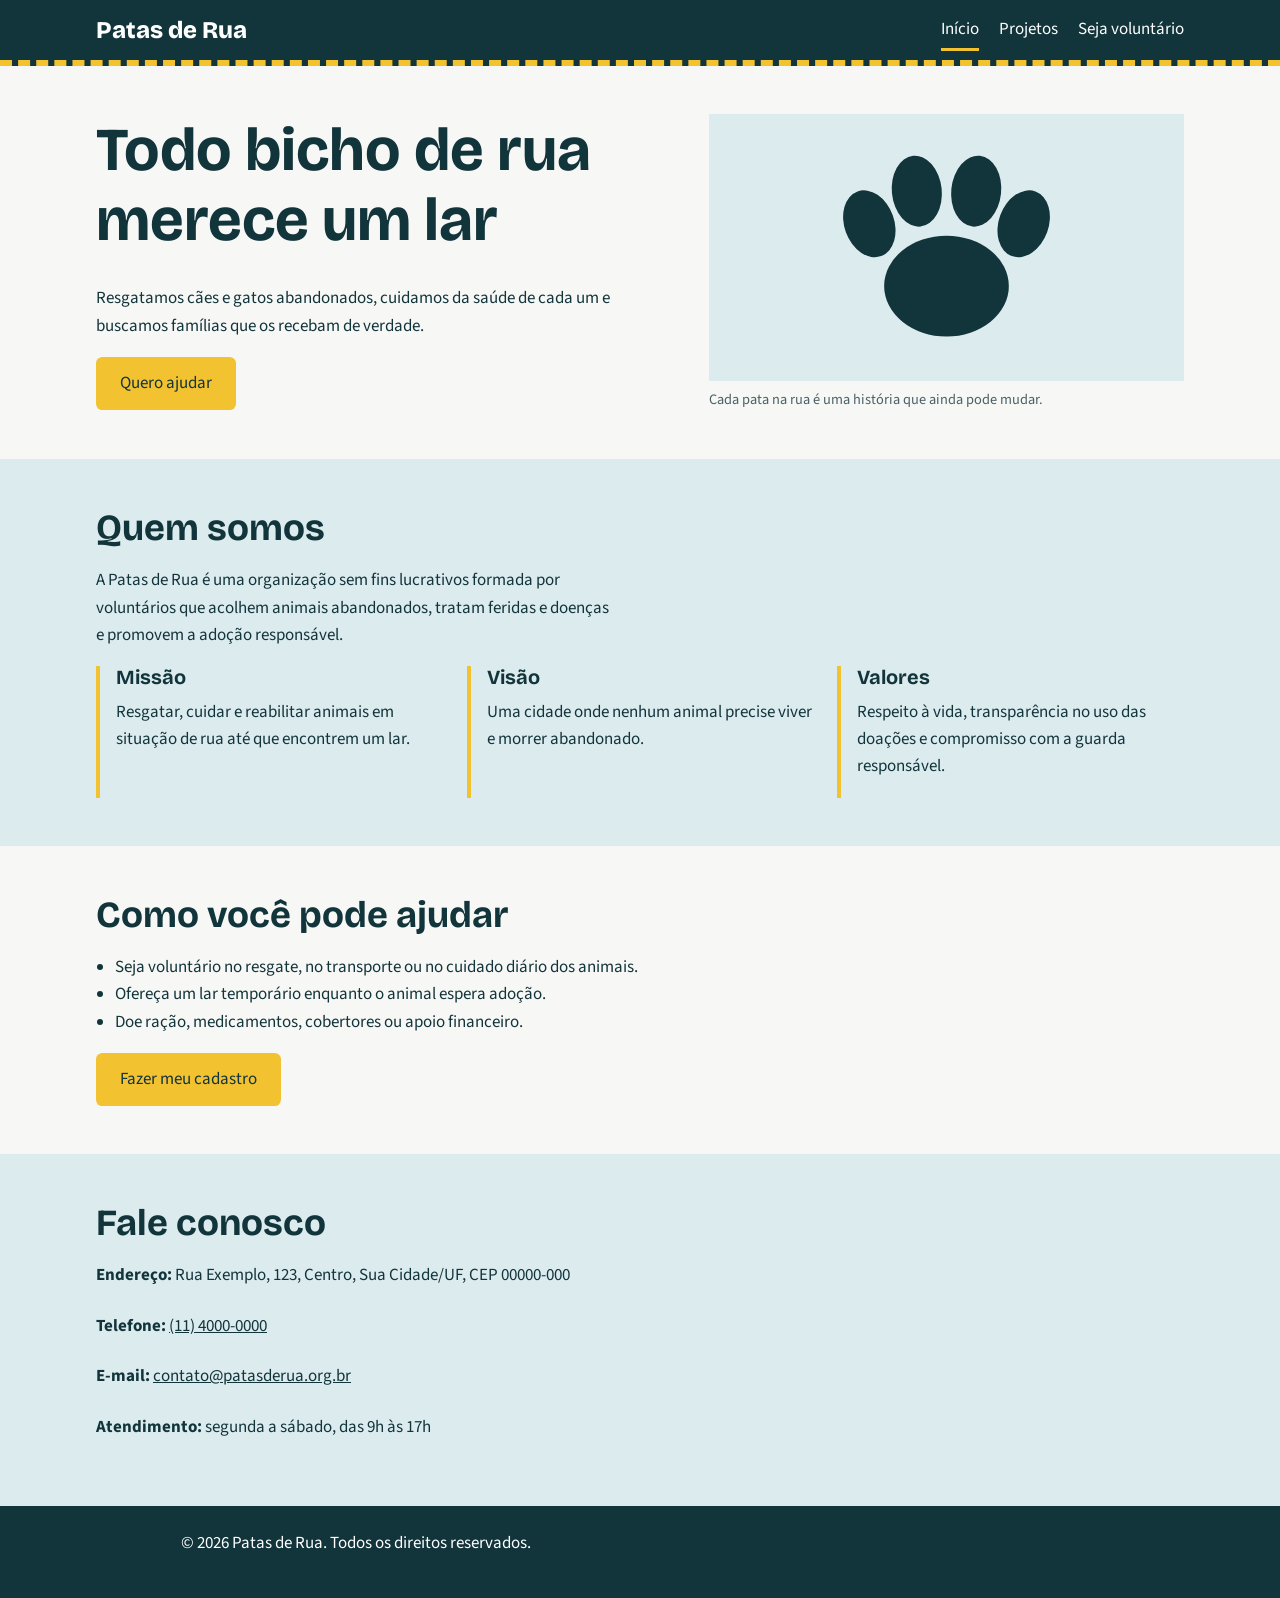
<file: index.html>
<!DOCTYPE html>
<html lang="pt-BR">
<head>
  <meta charset="UTF-8">
  <meta name="viewport" content="width=device-width, initial-scale=1.0">
  <meta name="description" content="Patas de Rua: ONG que resgata, cuida e encontra lar para animais abandonados.">
  <title>Patas de Rua | Resgate e adoção de animais de rua</title>
  <link rel="preconnect" href="https://fonts.googleapis.com">
  <link rel="preconnect" href="https://fonts.gstatic.com" crossorigin>
  <link rel="stylesheet" href="https://fonts.googleapis.com/css2?family=Bricolage+Grotesque:wght@700;800&family=Source+Sans+3:wght@400;600;700&display=swap">
  <link rel="stylesheet" href="css/style.css">
</head>
<body>
  <a class="pular" href="#conteudo">Ir para o conteúdo</a>

  <header>
    <div class="container topo">
      <a class="marca" href="index.html">Patas de Rua</a>
      <nav aria-label="Navegação principal">
        <ul>
          <li><a href="index.html" aria-current="page">Início</a></li>
          <li><a href="pages/projetos.html">Projetos</a></li>
          <li><a href="pages/cadastro.html">Seja voluntário</a></li>
        </ul>
      </nav>
    </div>
  </header>

  <main id="conteudo">
    <section class="container hero" aria-labelledby="titulo-principal">
      <div>
        <h1 id="titulo-principal">Todo bicho de rua merece um lar</h1>
        <p>Resgatamos cães e gatos abandonados, cuidamos da saúde de cada um e buscamos famílias que os recebam de verdade.</p>
        <a class="btn" href="pages/cadastro.html">Quero ajudar</a>
      </div>
      <figure>
        <img src="img/hero.svg"
             alt="Ilustração de uma pata de animal em tons de azul-petróleo sobre fundo azul-claro"
             width="800" height="450">
        <figcaption>Cada pata na rua é uma história que ainda pode mudar.</figcaption>
      </figure>
    </section>

    <section class="faixa" id="quem-somos" aria-labelledby="titulo-quem-somos">
      <div class="container">
        <h2 id="titulo-quem-somos">Quem somos</h2>
        <p>A Patas de Rua é uma organização sem fins lucrativos formada por voluntários que acolhem animais abandonados, tratam feridas e doenças e promovem a adoção responsável.</p>
        <div class="colunas">
          <article>
            <h3>Missão</h3>
            <p>Resgatar, cuidar e reabilitar animais em situação de rua até que encontrem um lar.</p>
          </article>
          <article>
            <h3>Visão</h3>
            <p>Uma cidade onde nenhum animal precise viver e morrer abandonado.</p>
          </article>
          <article>
            <h3>Valores</h3>
            <p>Respeito à vida, transparência no uso das doações e compromisso com a guarda responsável.</p>
          </article>
        </div>
      </div>
    </section>

    <section class="container" id="como-ajudar" aria-labelledby="titulo-ajudar">
      <h2 id="titulo-ajudar">Como você pode ajudar</h2>
      <ul class="lista">
        <li>Seja voluntário no resgate, no transporte ou no cuidado diário dos animais.</li>
        <li>Ofereça um lar temporário enquanto o animal espera adoção.</li>
        <li>Doe ração, medicamentos, cobertores ou apoio financeiro.</li>
      </ul>
      <a class="btn" href="pages/cadastro.html">Fazer meu cadastro</a>
    </section>

    <section class="faixa" id="contato" aria-labelledby="titulo-contato">
      <div class="container">
        <h2 id="titulo-contato">Fale conosco</h2>
        <address>
          <p><strong>Endereço:</strong> Rua Exemplo, 123, Centro, Sua Cidade/UF, CEP 00000-000</p>
          <p><strong>Telefone:</strong> <a href="tel:+551140000000">(11) 4000-0000</a></p>
          <p><strong>E-mail:</strong> <a href="mailto:contato@patasderua.org.br">contato@patasderua.org.br</a></p>
          <p><strong>Atendimento:</strong> segunda a sábado, das 9h às 17h</p>
        </address>
      </div>
    </section>
  </main>

  <footer>
    <div class="container">
      <p>&copy; 2026 Patas de Rua. Todos os direitos reservados.</p>
    </div>
  </footer>
</body>
</html>
</file>
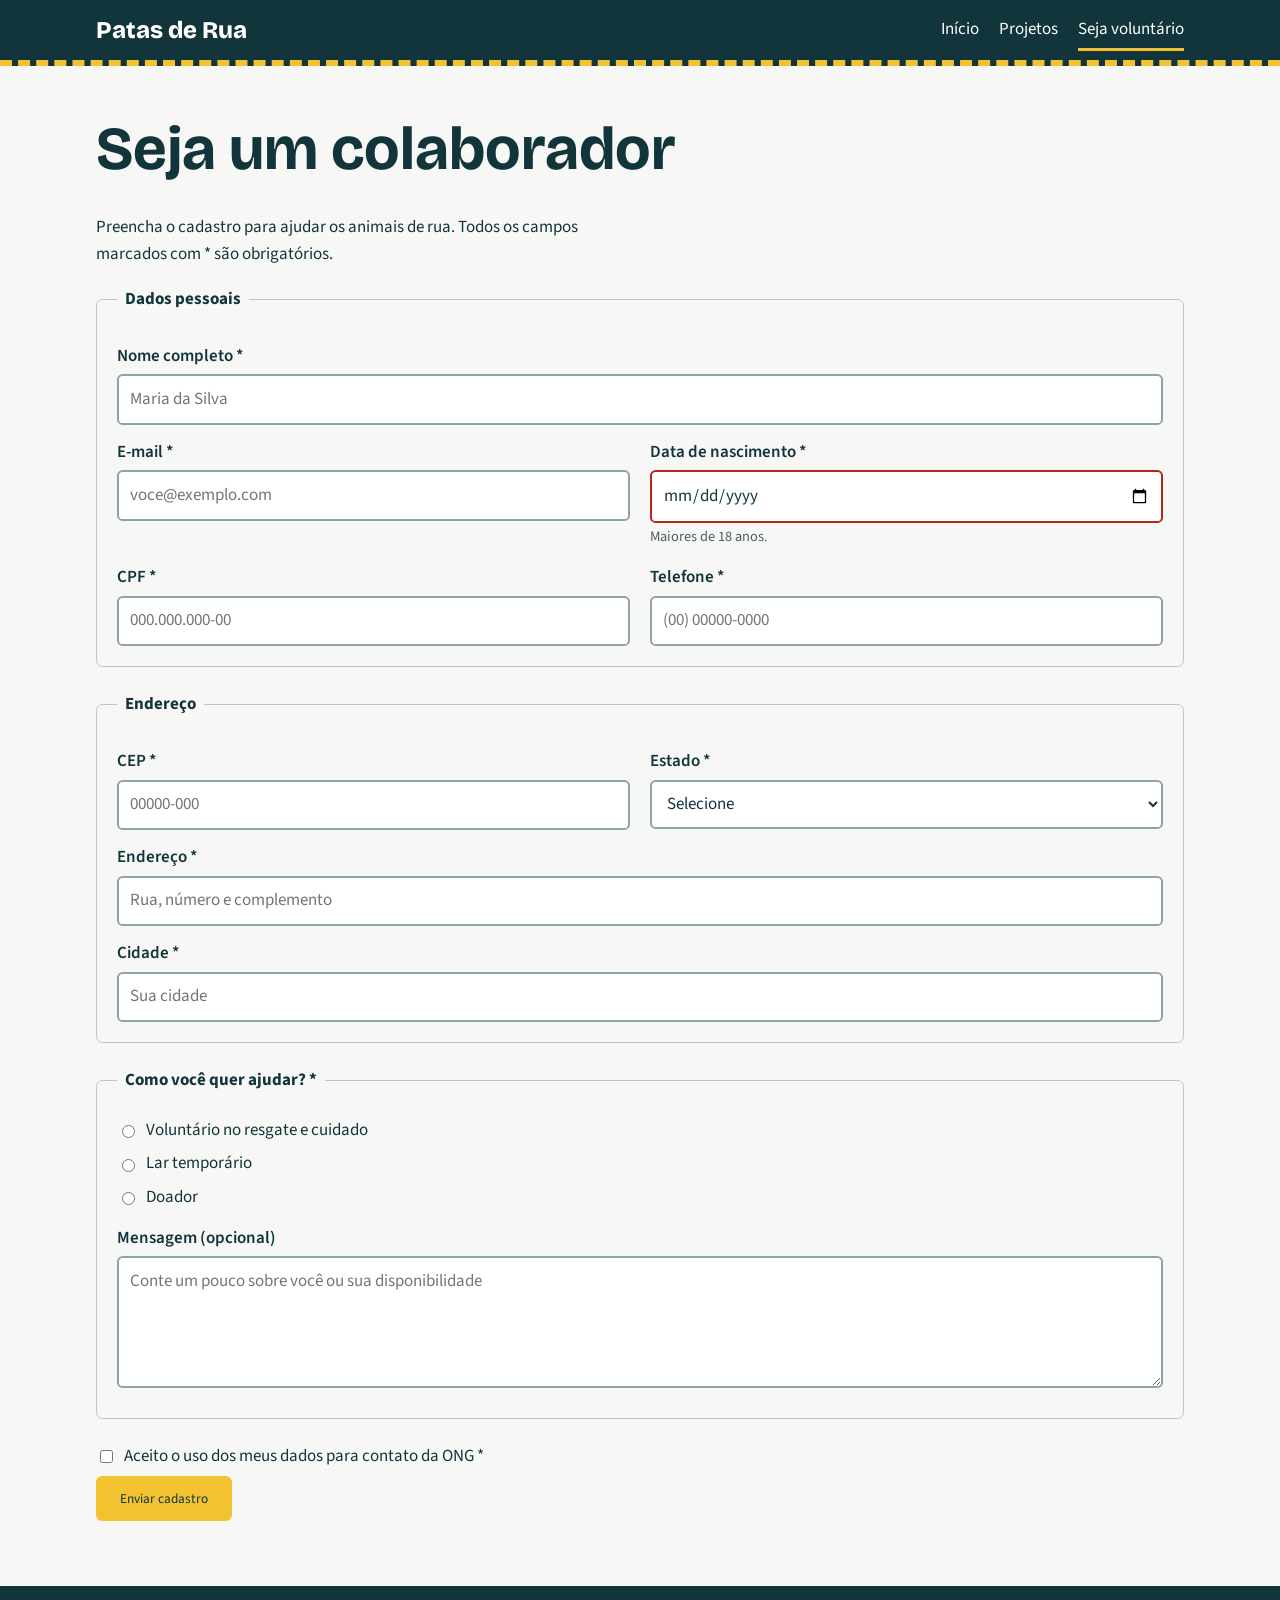
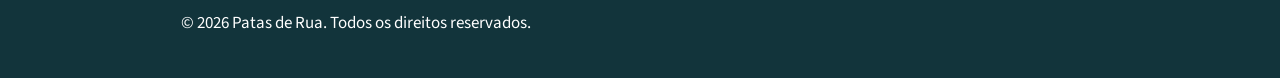
<file: pages/cadastro.html>
<!DOCTYPE html>
<html lang="pt-BR">
<head>
  <meta charset="UTF-8">
  <meta name="viewport" content="width=device-width, initial-scale=1.0">
  <meta name="description" content="Cadastre-se como voluntário ou doador da Patas de Rua.">
  <title>Seja voluntário | Patas de Rua</title>
  <link rel="preconnect" href="https://fonts.googleapis.com">
  <link rel="preconnect" href="https://fonts.gstatic.com" crossorigin>
  <link rel="stylesheet" href="https://fonts.googleapis.com/css2?family=Bricolage+Grotesque:wght@700;800&family=Source+Sans+3:wght@400;600;700&display=swap">
  <link rel="stylesheet" href="../css/style.css">
</head>
<body>
  <a class="pular" href="#conteudo">Ir para o conteúdo</a>

  <header>
    <div class="container topo">
      <a class="marca" href="../index.html">Patas de Rua</a>
      <nav aria-label="Navegação principal">
        <ul>
          <li><a href="../index.html">Início</a></li>
          <li><a href="projetos.html">Projetos</a></li>
          <li><a href="cadastro.html" aria-current="page">Seja voluntário</a></li>
        </ul>
      </nav>
    </div>
  </header>

  <main id="conteudo" class="container">
    <section aria-labelledby="titulo-cadastro">
      <h1 id="titulo-cadastro">Seja um colaborador</h1>
      <p>Preencha o cadastro para ajudar os animais de rua. Todos os campos marcados com * são obrigatórios.</p>

      <form id="form-cadastro" action="#" method="post">
        <fieldset>
          <legend>Dados pessoais</legend>
          <div class="campos">
            <div class="cheio">
              <label for="nome">Nome completo *</label>
              <input type="text" id="nome" name="nome" required minlength="5" maxlength="80"
                     autocomplete="name" placeholder="Maria da Silva">
            </div>

            <div>
              <label for="email">E-mail *</label>
              <input type="email" id="email" name="email" required
                     autocomplete="email" placeholder="voce@exemplo.com">
            </div>

            <div>
              <label for="nascimento">Data de nascimento *</label>
              <input type="date" id="nascimento" name="nascimento" required
                     min="1900-01-01" max="2008-12-31" autocomplete="bday">
              <span class="ajuda">Maiores de 18 anos.</span>
            </div>

            <div>
              <label for="cpf">CPF *</label>
              <input type="text" id="cpf" name="cpf" required inputmode="numeric"
                     maxlength="14" placeholder="000.000.000-00"
                     pattern="\d{3}\.\d{3}\.\d{3}-\d{2}"
                     title="Digite o CPF no formato 000.000.000-00">
            </div>

            <div>
              <label for="telefone">Telefone *</label>
              <input type="tel" id="telefone" name="telefone" required inputmode="numeric"
                     maxlength="15" placeholder="(00) 00000-0000" autocomplete="tel-national"
                     pattern="\(\d{2}\) \d{4,5}-\d{4}"
                     title="Digite o telefone no formato (00) 00000-0000">
            </div>
          </div>
        </fieldset>

        <fieldset>
          <legend>Endereço</legend>
          <div class="campos">
            <div>
              <label for="cep">CEP *</label>
              <input type="text" id="cep" name="cep" required inputmode="numeric"
                     maxlength="9" placeholder="00000-000" autocomplete="postal-code"
                     pattern="\d{5}-\d{3}" title="Digite o CEP no formato 00000-000">
            </div>

            <div>
              <label for="estado">Estado *</label>
              <select id="estado" name="estado" required>
                <option value="">Selecione</option>
                <option value="AC">Acre</option><option value="AL">Alagoas</option>
                <option value="AP">Amapá</option><option value="AM">Amazonas</option>
                <option value="BA">Bahia</option><option value="CE">Ceará</option>
                <option value="DF">Distrito Federal</option><option value="ES">Espírito Santo</option>
                <option value="GO">Goiás</option><option value="MA">Maranhão</option>
                <option value="MT">Mato Grosso</option><option value="MS">Mato Grosso do Sul</option>
                <option value="MG">Minas Gerais</option><option value="PA">Pará</option>
                <option value="PB">Paraíba</option><option value="PR">Paraná</option>
                <option value="PE">Pernambuco</option><option value="PI">Piauí</option>
                <option value="RJ">Rio de Janeiro</option><option value="RN">Rio Grande do Norte</option>
                <option value="RS">Rio Grande do Sul</option><option value="RO">Rondônia</option>
                <option value="RR">Roraima</option><option value="SC">Santa Catarina</option>
                <option value="SP">São Paulo</option><option value="SE">Sergipe</option>
                <option value="TO">Tocantins</option>
              </select>
            </div>

            <div class="cheio">
              <label for="endereco">Endereço *</label>
              <input type="text" id="endereco" name="endereco" required
                     autocomplete="street-address" placeholder="Rua, número e complemento">
            </div>

            <div class="cheio">
              <label for="cidade">Cidade *</label>
              <input type="text" id="cidade" name="cidade" required
                     autocomplete="address-level2" placeholder="Sua cidade">
            </div>
          </div>
        </fieldset>

        <fieldset>
          <legend>Como você quer ajudar? *</legend>
          <label class="opcao"><input type="radio" name="ajuda" value="voluntario" required> Voluntário no resgate e cuidado</label>
          <label class="opcao"><input type="radio" name="ajuda" value="lar-temporario"> Lar temporário</label>
          <label class="opcao"><input type="radio" name="ajuda" value="doador"> Doador</label>

          <label for="mensagem">Mensagem (opcional)</label>
          <textarea id="mensagem" name="mensagem" rows="4" maxlength="300"
                    placeholder="Conte um pouco sobre você ou sua disponibilidade"></textarea>
        </fieldset>

        <label class="opcao">
          <input type="checkbox" id="termos" name="termos" required>
          Aceito o uso dos meus dados para contato da ONG *
        </label>

        <p><button class="btn" type="submit">Enviar cadastro</button></p>
        <p id="status" role="status" aria-live="polite"></p>
      </form>
    </section>
  </main>

  <footer>
    <div class="container">
      <p>&copy; 2026 Patas de Rua. Todos os direitos reservados.</p>
    </div>
  </footer>

  <script src="../js/mascaras.js"></script>
</body>
</html>
</file>
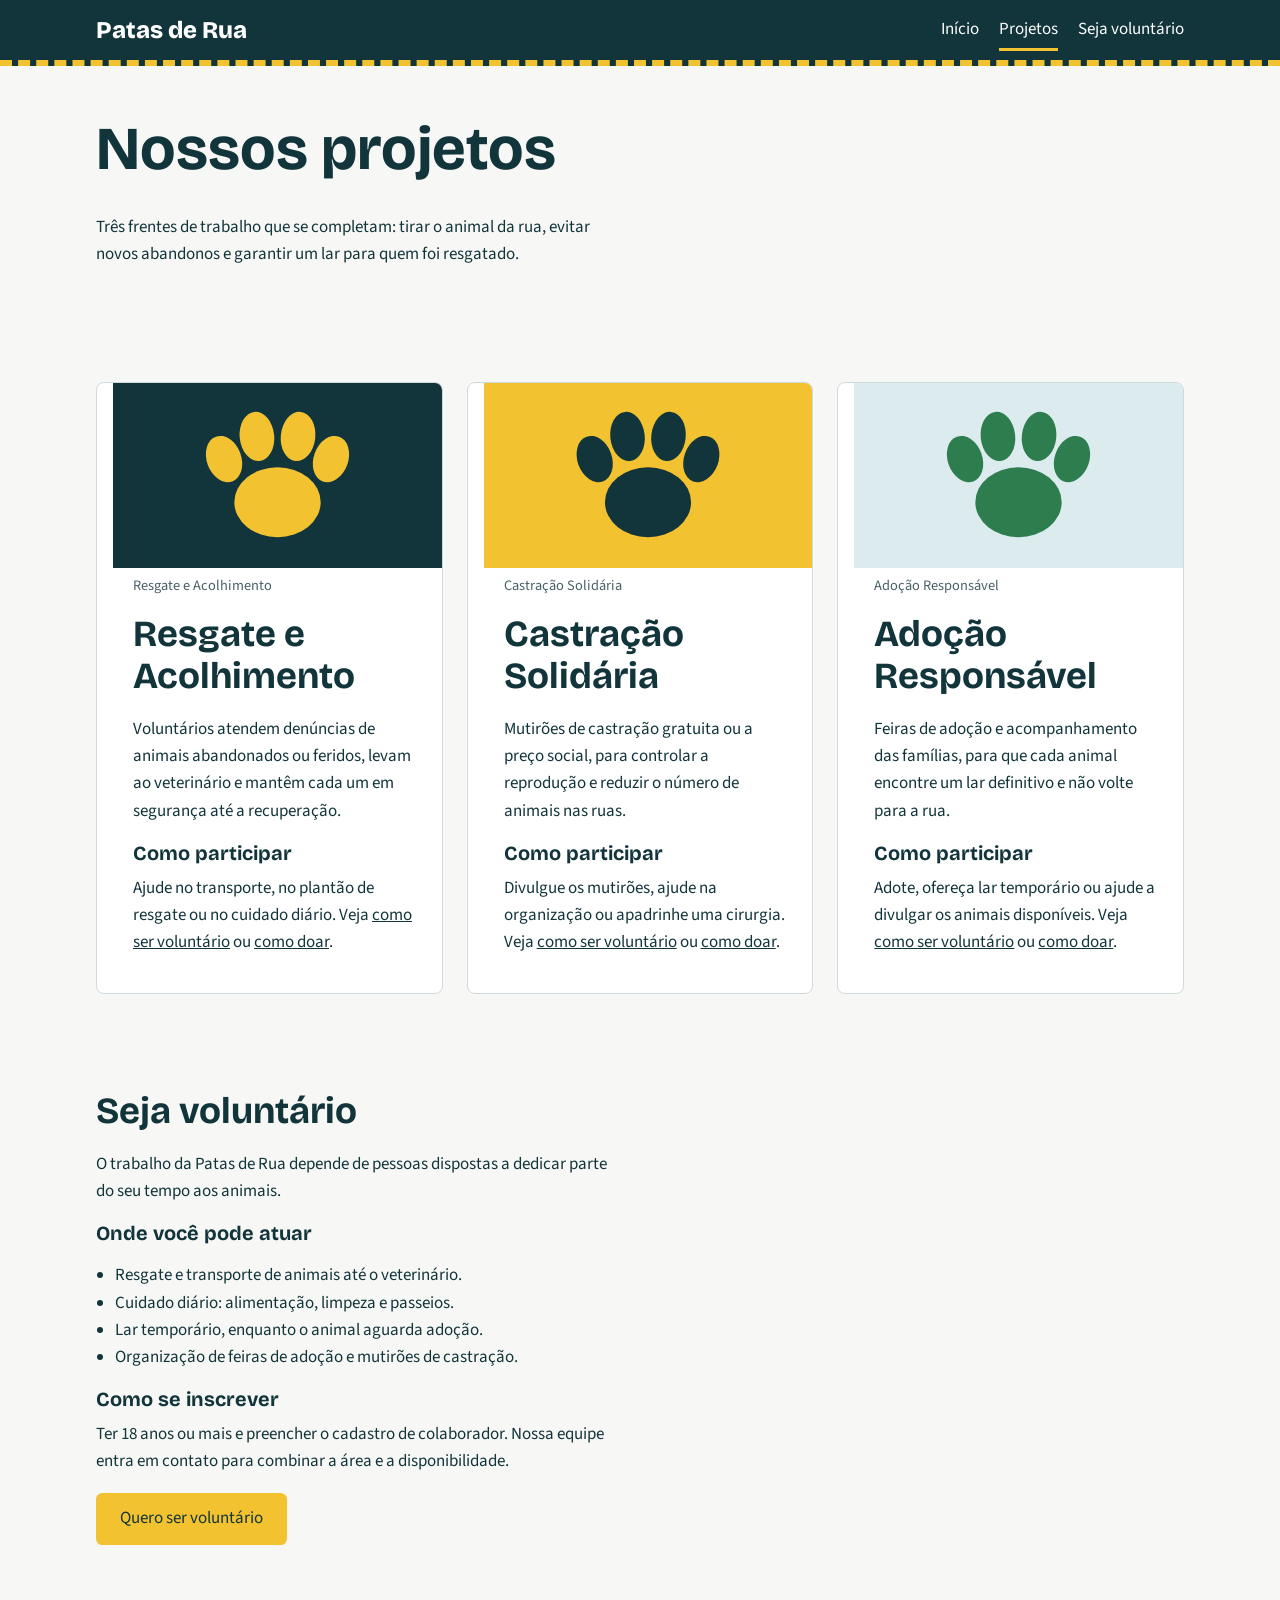
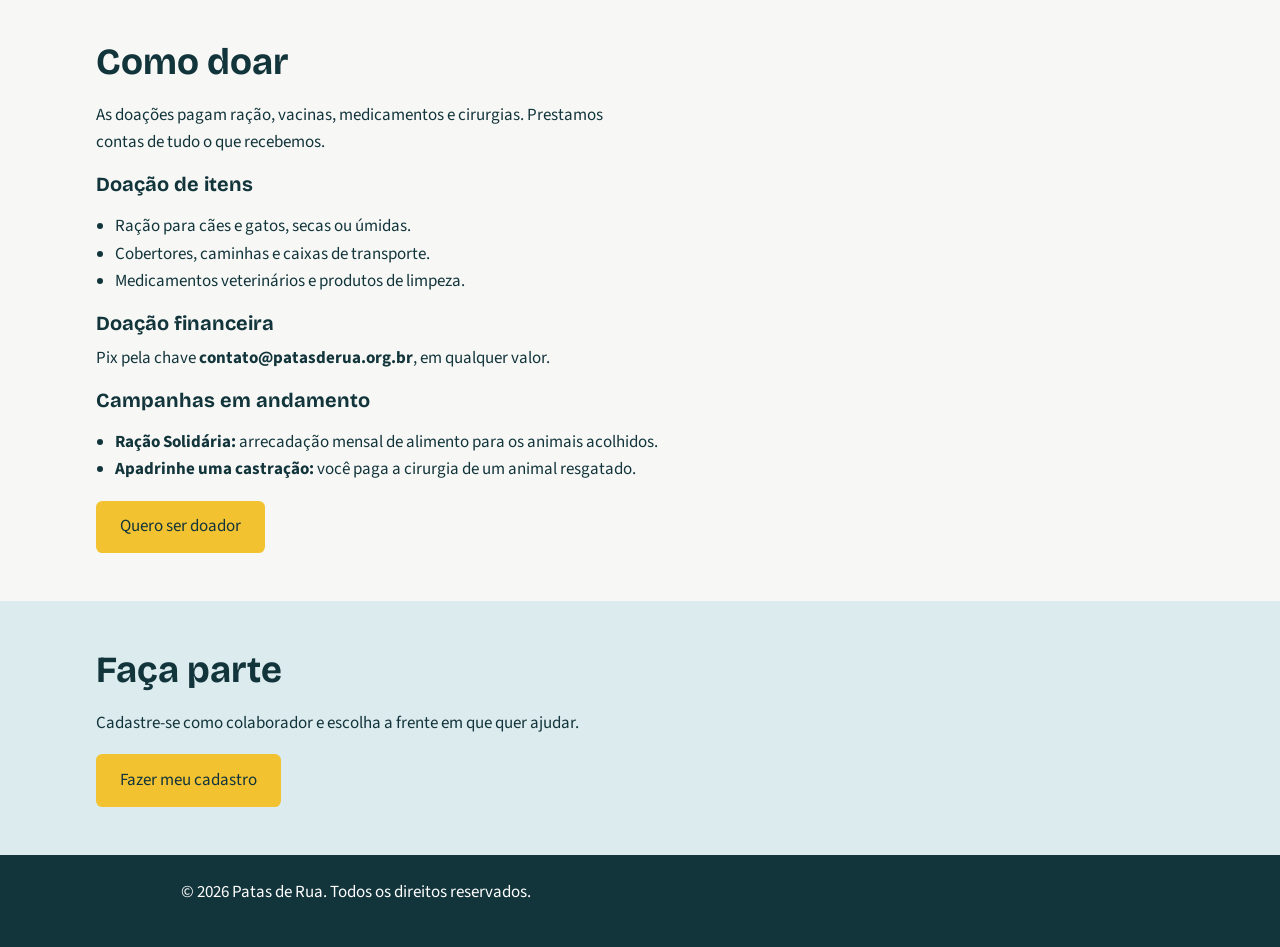
<file: pages/projetos.html>
<!DOCTYPE html>
<html lang="pt-BR">
<head>
  <meta charset="UTF-8">
  <meta name="viewport" content="width=device-width, initial-scale=1.0">
  <meta name="description" content="Conheça os projetos da Patas de Rua: resgate, castração solidária e adoção responsável.">
  <title>Projetos | Patas de Rua</title>
  <link rel="preconnect" href="https://fonts.googleapis.com">
  <link rel="preconnect" href="https://fonts.gstatic.com" crossorigin>
  <link rel="stylesheet" href="https://fonts.googleapis.com/css2?family=Bricolage+Grotesque:wght@700;800&family=Source+Sans+3:wght@400;600;700&display=swap">
  <link rel="stylesheet" href="../css/style.css">
</head>
<body>
  <a class="pular" href="#conteudo">Ir para o conteúdo</a>

  <header>
    <div class="container topo">
      <a class="marca" href="../index.html">Patas de Rua</a>
      <nav aria-label="Navegação principal">
        <ul>
          <li><a href="../index.html">Início</a></li>
          <li><a href="projetos.html" aria-current="page">Projetos</a></li>
          <li><a href="cadastro.html">Seja voluntário</a></li>
        </ul>
      </nav>
    </div>
  </header>

  <main id="conteudo">
    <section class="container" aria-labelledby="titulo-projetos">
      <h1 id="titulo-projetos">Nossos projetos</h1>
      <p>Três frentes de trabalho que se completam: tirar o animal da rua, evitar novos abandonos e garantir um lar para quem foi resgatado.</p>
    </section>

    <section class="container projetos" aria-label="Lista de projetos">
      <div class="colunas">
        <article>
          <figure>
            <img src="../img/resgate.svg"
                 alt="Ilustração de uma pata amarela sobre fundo azul-petróleo, representando o projeto de resgate"
                 width="800" height="450" loading="lazy">
            <figcaption>Resgate e Acolhimento</figcaption>
          </figure>
          <div class="texto">
            <h2>Resgate e Acolhimento</h2>
            <p>Voluntários atendem denúncias de animais abandonados ou feridos, levam ao veterinário e mantêm cada um em segurança até a recuperação.</p>
            <h3>Como participar</h3>
            <p>Ajude no transporte, no plantão de resgate ou no cuidado diário. Veja <a href="#voluntariado">como ser voluntário</a> ou <a href="#doacao">como doar</a>.</p>
          </div>
        </article>

        <article>
          <figure>
            <img src="../img/castracao.svg"
                 alt="Ilustração de uma pata azul-petróleo sobre fundo amarelo, representando o projeto de castração"
                 width="800" height="450" loading="lazy">
            <figcaption>Castração Solidária</figcaption>
          </figure>
          <div class="texto">
            <h2>Castração Solidária</h2>
            <p>Mutirões de castração gratuita ou a preço social, para controlar a reprodução e reduzir o número de animais nas ruas.</p>
            <h3>Como participar</h3>
            <p>Divulgue os mutirões, ajude na organização ou apadrinhe uma cirurgia. Veja <a href="#voluntariado">como ser voluntário</a> ou <a href="#doacao">como doar</a>.</p>
          </div>
        </article>

        <article>
          <figure>
            <img src="../img/adocao.svg"
                 alt="Ilustração de uma pata verde sobre fundo azul-claro, representando o projeto de adoção"
                 width="800" height="450" loading="lazy">
            <figcaption>Adoção Responsável</figcaption>
          </figure>
          <div class="texto">
            <h2>Adoção Responsável</h2>
            <p>Feiras de adoção e acompanhamento das famílias, para que cada animal encontre um lar definitivo e não volte para a rua.</p>
            <h3>Como participar</h3>
            <p>Adote, ofereça lar temporário ou ajude a divulgar os animais disponíveis. Veja <a href="#voluntariado">como ser voluntário</a> ou <a href="#doacao">como doar</a>.</p>
          </div>
        </article>
      </div>
    </section>

    <section class="container" id="voluntariado" aria-labelledby="titulo-voluntariado">
      <h2 id="titulo-voluntariado">Seja voluntário</h2>
      <p>O trabalho da Patas de Rua depende de pessoas dispostas a dedicar parte do seu tempo aos animais.</p>
      <h3>Onde você pode atuar</h3>
      <ul class="lista">
        <li>Resgate e transporte de animais até o veterinário.</li>
        <li>Cuidado diário: alimentação, limpeza e passeios.</li>
        <li>Lar temporário, enquanto o animal aguarda adoção.</li>
        <li>Organização de feiras de adoção e mutirões de castração.</li>
      </ul>
      <h3>Como se inscrever</h3>
      <p>Ter 18 anos ou mais e preencher o cadastro de colaborador. Nossa equipe entra em contato para combinar a área e a disponibilidade.</p>
      <a class="btn" href="cadastro.html">Quero ser voluntário</a>
    </section>

    <section class="container" id="doacao" aria-labelledby="titulo-doacao">
      <h2 id="titulo-doacao">Como doar</h2>
      <p>As doações pagam ração, vacinas, medicamentos e cirurgias. Prestamos contas de tudo o que recebemos.</p>
      <h3>Doação de itens</h3>
      <ul class="lista">
        <li>Ração para cães e gatos, secas ou úmidas.</li>
        <li>Cobertores, caminhas e caixas de transporte.</li>
        <li>Medicamentos veterinários e produtos de limpeza.</li>
      </ul>
      <h3>Doação financeira</h3>
      <p>Pix pela chave <strong>contato@patasderua.org.br</strong>, em qualquer valor.</p>
      <h3>Campanhas em andamento</h3>
      <ul class="lista">
        <li><strong>Ração Solidária:</strong> arrecadação mensal de alimento para os animais acolhidos.</li>
        <li><strong>Apadrinhe uma castração:</strong> você paga a cirurgia de um animal resgatado.</li>
      </ul>
      <a class="btn" href="cadastro.html">Quero ser doador</a>
    </section>

    <section class="faixa" aria-labelledby="titulo-convite">
      <div class="container">
        <h2 id="titulo-convite">Faça parte</h2>
        <p>Cadastre-se como colaborador e escolha a frente em que quer ajudar.</p>
        <a class="btn" href="cadastro.html">Fazer meu cadastro</a>
      </div>
    </section>
  </main>

  <footer>
    <div class="container">
      <p>&copy; 2026 Patas de Rua. Todos os direitos reservados.</p>
    </div>
  </footer>
</body>
</html>
</file>
<file: css/style.css>
:root {
  --tinta: #12343b;
  --amarelo: #f2c230;
  --fundo: #f7f8f5;
  --ceu: #dcebee;
  --suave: #4a6067;
  --erro: #b3261e;
  --ok: #2e7d4f;
}
* { box-sizing: border-box; }
body {
  margin: 0;
  font: 1.0625rem/1.6 "Source Sans 3", system-ui, -apple-system, "Segoe UI", sans-serif;
  color: var(--tinta);
  background: var(--fundo);
}
h1, h2, h3 {
  font-family: "Bricolage Grotesque", "Source Sans 3", system-ui, sans-serif;
  line-height: 1.15;
  margin: 0 0 .5em;
}
h1 { font-size: clamp(2.2rem, 6vw, 3.8rem); }
h2 { font-size: clamp(1.6rem, 4vw, 2.3rem); }
h3 { font-size: 1.25rem; }
p { margin: 0 0 1em; max-width: 65ch; }
img { max-width: 100%; height: auto; display: block; }
a { color: inherit; }
:focus-visible { outline: 3px solid #0057d9; outline-offset: 3px; }
header :focus-visible { outline-color: var(--amarelo); }

.container { width: min(100% - 2rem, 68rem); margin-inline: auto; }
.pular { position: absolute; left: -999px; }
.pular:focus { left: 1rem; top: 1rem; background: var(--amarelo); padding: .5rem 1rem; z-index: 10; }

/* Cabeçalho: a linha tracejada amarela lembra a sinalização de rua */
header { background: var(--tinta); color: #fff; border-bottom: 6px dashed var(--amarelo); }
.topo { display: flex; flex-wrap: wrap; align-items: center; justify-content: space-between; gap: .75rem 2rem; padding: 1rem 0; }
.marca { font: 800 1.5rem "Bricolage Grotesque", system-ui, sans-serif; text-decoration: none; }
nav ul { list-style: none; display: flex; flex-wrap: wrap; gap: .25rem 1.25rem; margin: 0; padding: 0; }
nav a { text-decoration: none; padding: .4rem 0; border-bottom: 3px solid transparent; }
nav a:hover, nav a[aria-current="page"] { border-color: var(--amarelo); }

main section { padding: 3rem 0; }
.hero { display: grid; gap: 2rem; align-items: center; }
@media (min-width: 48rem) { .hero { grid-template-columns: 1.1fr .9fr; } }
.faixa { background: var(--ceu); }

.btn {
  display: inline-block; background: var(--amarelo); color: var(--tinta);
  font: 700 1rem inherit; font-family: inherit; padding: .8rem 1.5rem;
  border: 0; border-radius: .4rem; text-decoration: none; cursor: pointer;
}
.btn:hover { background: #ffd54a; }

.colunas { display: grid; gap: 1.5rem; grid-template-columns: repeat(auto-fit, minmax(15rem, 1fr)); }
.colunas article { border-left: 4px solid var(--amarelo); padding-left: 1rem; }
.projetos article { background: #fff; border: 1px solid #cfdadd; border-radius: .5rem; overflow: hidden; }
.projetos .texto { padding: 1rem 1.25rem 1.25rem; }
figure { margin: 0; }
figcaption { font-size: .9rem; color: var(--suave); margin-top: .4rem; }
.projetos figcaption { padding: 0 1.25rem; }
address { font-style: normal; display: grid; gap: .4rem; }
ul.lista { padding-left: 1.2rem; }

footer { background: var(--tinta); color: #fff; padding: 1.5rem 0; text-align: center; }

/* Formulário */
fieldset { border: 1px solid #b9c7ca; border-radius: .4rem; margin: 0 0 1.5rem; padding: 1rem 1.25rem 1.25rem; }
legend { font-weight: 700; padding: 0 .5rem; }
label { display: block; font-weight: 600; margin: .9rem 0 .25rem; }
label.opcao { display: flex; gap: .5rem; align-items: center; font-weight: 400; margin: .4rem 0; }
input, select, textarea {
  width: 100%; font: inherit; padding: .6rem .7rem; color: inherit;
  border: 2px solid #8ea3a8; border-radius: .35rem; background: #fff;
}
input[type="checkbox"], input[type="radio"] { width: auto; }
input:not(:placeholder-shown):invalid, select:user-invalid { border-color: var(--erro); }
input:not(:placeholder-shown):valid { border-color: var(--ok); }
.campos { display: grid; gap: 0 1.25rem; }
@media (min-width: 40rem) { .campos { grid-template-columns: 1fr 1fr; } .campos .cheio { grid-column: 1 / -1; } }
.ajuda { font-size: .9rem; color: var(--suave); }
#status { margin-top: 1rem; font-weight: 700; color: var(--ok); }
</file>
